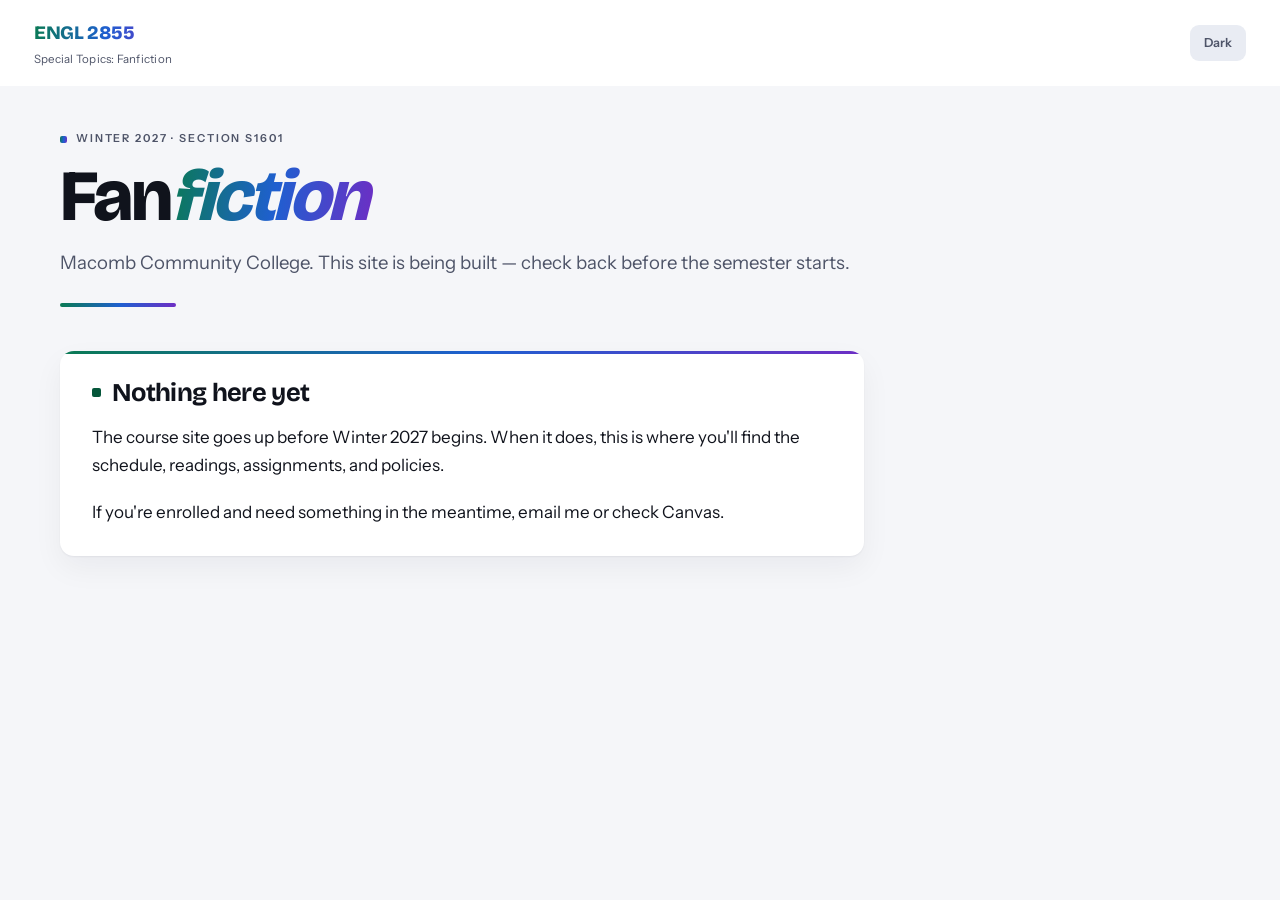
<file: index.html>
<!DOCTYPE html>
<html lang="en">
<head>
<meta charset="utf-8">
<meta name="viewport" content="width=device-width, initial-scale=1">
<title>ENGL 2855 · Fanfiction</title>
<meta name="description" content="ENGL 2855 Special Topics: Fanfiction at Macomb Community College — Winter 2027. Course site in development.">
<meta name="robots" content="noindex">
<link rel="preconnect" href="https://fonts.googleapis.com">
<link rel="preconnect" href="https://fonts.gstatic.com" crossorigin>
<link href="https://fonts.googleapis.com/css2?family=Bricolage+Grotesque:opsz,wght@12..96,400;12..96,600;12..96,800&family=Instrument+Sans:wght@400;500;600;700&family=JetBrains+Mono:wght@400;500;700&display=swap" rel="stylesheet">
<link rel="stylesheet" href="css/style.css">
</head>
<body>

<a class="skip-link" href="#main">Skip to main content</a>

<header class="topbar">
  <a class="wordmark" href="index.html">
    <span class="wordmark-code">ENGL 2855</span>
    <span class="wordmark-name">Special Topics: Fanfiction</span>
  </a>
  <button type="button" class="theme-toggle">Dark</button>
</header>

<main class="content" id="main">

  <section class="page-head">
    <p class="eyebrow"><span class="eyebrow-dot" aria-hidden="true"></span>Winter 2027 · Section S1601</p>
    <h1>Fan<em>fiction</em></h1>
    <p class="deck">Macomb Community College. This site is being built — check back before the semester starts.</p>
    <div class="head-rule" aria-hidden="true"></div>
  </section>

  <article class="card">
    <h2><span class="h2-mark" aria-hidden="true"></span>Nothing here yet</h2>
    <p>The course site goes up before Winter 2027 begins. When it does, this is where you'll find the schedule, readings, assignments, and policies.</p>
    <p>If you're enrolled and need something in the meantime, email me or check Canvas.</p>
  </article>

</main>

<script src="js/theme.js"></script>
<script src="js/nav.js"></script>
</body>
</html>
</file>
<file: css/style.css>
/* ============================================================
   ENGL 2855 · Special Topics: Fanfiction
   ------------------------------------------------------------
   SHARED LIT BASE, copied from the 1730 site. The component set
   and the two constraints below are meant to be identical across
   1730 / 2640 / 2855.

   ⚠️ PALETTE NOT YET CHOSEN. This file currently inherits 1730's
   green → blue → violet spectrum verbatim. Per the cross-site
   convention each course gets its own accent, so the token block
   under "1. TOKENS" is the thing to change — nothing below it
   should need touching.
   ============================================================ */

/* ============================================================
   ENGL 1730 · Contemporary American Literature
   Design: "Feed / Spectrum"
   ------------------------------------------------------------
   Two principles this file is built around:

   1. NO HARD RULES. Separation is done with surface-colour value
      shifts, spacing, and gradients — never a high-contrast line.
      A crisp border reads as an interruption and competes with
      the text. If you need to divide something, change the
      surface or add space. Gradient edges are fine: they read as
      movement, and the eye keeps going.

   2. NOTHING THAT ISN'T CLICKABLE MAY LOOK CLICKABLE. The card
      /tag/pin vocabulary is borrowed from where students already
      read, but it must never imply a control that doesn't exist.
      No reaction rows, no vote arrows, no button-shaped chips.
   ============================================================ */

/* ---- 1. TOKENS ------------------------------------------------
   Light is the base; dark redefines only the token values.
   Components always style through tokens, never inside the media
   query, so a new theme is a palette change and nothing else.   */

:root {
  /* surfaces */
  --ground:     #f5f6f9;   /* page behind everything */
  --surface:    #ffffff;   /* cards, top bar, sidebar */
  --surface-2:  #e9ecf3;   /* hover, quiet chips */

  /* text */
  --ink:        #10131c;
  --ink-2:      #4e5468;   /* secondary — still AAA on --ground */

  /* accents: green → blue → violet, spectrum order */
  --accent:     #05563a;   /* green  — links, current nav */
  --accent-2:   #5c25b0;   /* violet — tags, lens numerals */
  --accent-3:   #1a49a8;   /* blue   — notes, callouts */
  --grad: linear-gradient(96deg, #0a7a53 0%, #1f5fd0 52%, #6d2ec4 100%);

  --rule:       #dbdfe9;   /* only ever used faded or as a wash edge */
  --wash:       #ebe9f7;   /* tinted fill for notes / current nav */
  --on-accent:  #ffffff;

  /* lift: replaces borders on cards */
  --lift: 0 1px 2px rgba(20, 16, 45, .055), 0 12px 30px rgba(20, 16, 45, .05);

  --radius: 14px;

  --f-display: "Bricolage Grotesque", system-ui, sans-serif;
  --f-body:    "Instrument Sans", system-ui, sans-serif;
  --f-mono:    "JetBrains Mono", ui-monospace, Menlo, monospace;

  /* set by js/nav.js when a sticky offset is needed; 0 on the real site */
  --top-offset: 0px;
}

@media (prefers-color-scheme: dark) {
  :root:not([data-theme="light"]) {
    --ground:    #090d13;
    --surface:   #111722;
    --surface-2: #18202d;
    --ink:       #eef1f6;
    --ink-2:     #a3abbd;
    --accent:    #4fd6a0;
    --accent-2:  #b08cff;
    --accent-3:  #7aa8ff;
    --grad: linear-gradient(96deg, #4fd6a0 0%, #7aa8ff 52%, #b08cff 100%);
    --rule:      #212a38;
    --wash:      #17203a;
    --on-accent: #090d13;
    --lift: 0 1px 2px rgba(0, 0, 0, .3), 0 12px 30px rgba(0, 0, 0, .22);
  }
}

/* explicit override must beat the media query in both directions */
:root[data-theme="dark"] {
  --ground:    #090d13;
  --surface:   #111722;
  --surface-2: #18202d;
  --ink:       #eef1f6;
  --ink-2:     #a3abbd;
  --accent:    #4fd6a0;
  --accent-2:  #b08cff;
  --accent-3:  #7aa8ff;
  --grad: linear-gradient(96deg, #4fd6a0 0%, #7aa8ff 52%, #b08cff 100%);
  --rule:      #212a38;
  --wash:      #17203a;
  --on-accent: #090d13;
  --lift: 0 1px 2px rgba(0, 0, 0, .3), 0 12px 30px rgba(0, 0, 0, .22);
}

/* ---- 2. BASE -------------------------------------------------- */

*, *::before, *::after { box-sizing: border-box; }

body {
  margin: 0;
  background: var(--ground);
  color: var(--ink);
  font-family: var(--f-body);
  font-size: 17px;
  line-height: 1.62;
  -webkit-font-smoothing: antialiased;
}

a { color: var(--accent); }
a:focus-visible, button:focus-visible {
  outline: 3px solid var(--accent);
  outline-offset: 2px;
  border-radius: 3px;
}

.skip-link {
  position: absolute; left: -9999px; top: 0; z-index: 300;
  background: var(--accent); color: var(--on-accent);
  padding: 12px 20px; font-family: var(--f-body); font-weight: 600;
  text-decoration: none;
}
.skip-link:focus { left: 0; }

/* ---- 3. TOP BAR ----------------------------------------------
   Separated from the page by surface value, not a border.       */

.topbar {
  display: flex; align-items: center; justify-content: space-between;
  gap: 30px; flex-wrap: wrap;
  padding: 18px 34px;
  background: var(--surface);
  position: relative; z-index: 3;
}

.wordmark { text-decoration: none; color: inherit; display: flex; flex-direction: column; gap: 1px; }
.wordmark-code {
  font-family: var(--f-display); font-weight: 800; font-size: 19px;
  letter-spacing: -.02em;
  background: var(--grad); -webkit-background-clip: text; background-clip: text;
  color: transparent;
  padding-right: .09em; /* background-clip:text would shear the last glyph */
}
.wordmark-name { font-size: 11.5px; color: var(--ink-2); letter-spacing: .02em; }

.topnav { display: flex; gap: 3px; flex-wrap: wrap; }
.topnav a {
  font-size: 13.5px; font-weight: 500; color: var(--ink-2);
  text-decoration: none; padding: 8px 14px; min-height: 24px;
  border-radius: 9px;
}
.topnav a:hover { color: var(--ink); background: var(--surface-2); }
.topnav a[aria-current="page"] { color: var(--accent); font-weight: 700; }

.theme-toggle {
  appearance: none; border: 0; cursor: pointer;
  background: var(--surface-2); color: var(--ink-2);
  font: inherit; font-size: 12.5px; font-weight: 600;
  padding: 8px 14px; min-height: 32px; border-radius: 9px;
}
.theme-toggle:hover { color: var(--ink); }

/* ---- 4. FRAME + SIDEBAR --------------------------------------- */

.frame { display: grid; grid-template-columns: 282px minmax(0, 1fr); align-items: start; }

.sidenav {
  padding: 26px 22px 90px;
  background: var(--surface);
  position: sticky; top: var(--top-offset, 0px); align-self: start;
  max-height: calc(100vh - var(--top-offset, 0px));
  overflow-y: auto;
}

.sidecard-tile {
  width: 74px; height: 74px; border-radius: 18px; background: var(--grad);
  display: grid; place-items: center; margin: 0 auto 14px;
}
.sidecard-tile span {
  font-family: var(--f-display); font-weight: 800; font-size: 19px;
  color: #fff; letter-spacing: -.03em;
}
.sidecard-title {
  font-family: var(--f-display); font-weight: 600; font-size: 17px; line-height: 1.25;
  margin: 0 0 6px; text-align: center; text-wrap: balance;
}
.sidecard-meta {
  font-size: 11.5px; color: var(--ink-2); margin: 0 0 10px;
  text-align: center; line-height: 1.45;
}
.sidecard-stats {
  display: flex; justify-content: center; gap: 8px;
  margin: 0 0 22px; padding-bottom: 22px; position: relative;
}
.sidecard-stats span {
  font-size: 10.5px; color: var(--ink-2);
  background: var(--surface-2); padding: 3px 9px; border-radius: 99px;
}
/* a fade, not a line */
.sidecard-stats::after {
  content: ""; position: absolute; left: 12%; right: 12%; bottom: 0; height: 1px;
  background: linear-gradient(90deg, transparent, var(--rule) 30%, var(--rule) 70%, transparent);
}

.sidenav-heading {
  font-size: 10.5px; letter-spacing: .16em; text-transform: uppercase;
  color: var(--ink-2); font-weight: 600; margin: 26px 0 7px;
}
.sidenav-heading:first-of-type { margin-top: 0; }
.sidenav ul { list-style: none; margin: 0; padding: 0; display: flex; flex-direction: column; gap: 1px; }
.sidenav a {
  display: block; text-decoration: none; color: var(--ink-2);
  font-size: 14px; line-height: 1.35;
  padding: 9px 12px; min-height: 24px; border-radius: 10px;
}
.sidenav a:hover { color: var(--ink); background: var(--surface-2); }
.sidenav a[aria-current="page"] { color: var(--accent); font-weight: 700; background: var(--wash); }

/* ---- 5. CONTENT ----------------------------------------------- */

.content { padding: 44px 60px 130px; max-width: 84ch; }

.eyebrow {
  font-size: 11px; letter-spacing: .17em; text-transform: uppercase;
  color: var(--ink-2); font-weight: 600;
  margin: 0 0 16px; display: flex; align-items: center; gap: 9px;
}
.eyebrow-dot { width: 7px; height: 7px; border-radius: 2px; background: var(--grad); flex: none; }

h1 {
  font-family: var(--f-display); font-weight: 800; letter-spacing: -.035em;
  font-size: clamp(2.7rem, 6.2vw, 4.5rem); line-height: .98;
  margin: 0 0 18px; text-wrap: balance;
}
h1 em {
  font-style: normal;
  background: var(--grad); -webkit-background-clip: text; background-clip: text;
  color: transparent;
  /* padding widens the paint box past the last glyph; the negative margin
     keeps following punctuation where it was */
  padding-right: .09em; margin-right: -.06em;
  -webkit-box-decoration-break: clone; box-decoration-break: clone;
}

.deck {
  font-size: 1.16rem; line-height: 1.48; color: var(--ink-2);
  margin: 0; max-width: 46ch; text-wrap: pretty;
}
.head-rule { height: 4px; width: 116px; background: var(--grad); margin: 26px 0 0; border-radius: 99px; }
.page-head { margin-bottom: 44px; }

h2 {
  font-family: var(--f-display); font-weight: 700; letter-spacing: -.026em;
  font-size: 1.6rem; line-height: 1.18; margin: 0 0 16px;
  display: flex; align-items: center; gap: 11px; text-wrap: balance;
}
.h2-mark { width: 9px; height: 9px; border-radius: 2px; background: var(--accent); flex: none; }
.section-head { margin: 62px 0 12px; }
.section-intro { color: var(--ink-2); margin: 0 0 8px; max-width: 66ch; }

.content p { margin: 0 0 1.15em; max-width: 68ch; }
.lede { font-size: 1.09rem; }
.content em { font-style: italic; }

.closing { margin-top: 52px; padding-top: 30px; color: var(--ink-2); position: relative; }
.closing::before {
  content: ""; position: absolute; top: 0; left: 0; right: 0; height: 1px;
  background: linear-gradient(90deg, var(--rule) 0%, var(--rule) 24%, transparent 76%);
}

/* ---- 6. CARD -------------------------------------------------- */

.card {
  background: var(--surface); border: 0; box-shadow: var(--lift);
  border-radius: var(--radius); padding: 27px 32px 30px; margin: 0 0 30px;
  position: relative; overflow: hidden;
}
.card::before {
  content: ""; position: absolute; inset: 0 0 auto; height: 3px; background: var(--grad);
}
.card p:last-of-type { margin-bottom: 0; }

/* informational marker — deliberately not shaped like a control */
.card-flag {
  position: absolute; top: 18px; right: 24px;
  font-size: 11px; font-weight: 700; color: var(--accent);
}

/* tags are plain text, the way AO3 renders them — not buttons */
.tagrow { display: flex; flex-wrap: wrap; gap: 6px 16px; margin-top: 22px; }
.tag { font-family: var(--f-mono); font-size: 12.5px; color: var(--accent-2); }

/* ---- 7. PULL QUOTE -------------------------------------------- */

.pull {
  margin: 38px 0; padding: 26px 28px; background: var(--wash);
  border-radius: var(--radius); position: relative; overflow: hidden;
}
.pull::before { content: ""; position: absolute; inset: 0 auto 0 0; width: 5px; background: var(--grad); }
.pull p {
  font-family: var(--f-display); font-weight: 600; font-size: 1.5rem; line-height: 1.28;
  margin: 0 0 8px; letter-spacing: -.022em; text-wrap: pretty;
}
.pull cite {
  font-style: normal; font-size: 12px; letter-spacing: .1em;
  text-transform: uppercase; color: var(--ink-2);
}

/* ---- 8. READING LIST ------------------------------------------
   Every text gets identical fields in identical order, whatever
   it is and wherever it came from. That uniformity is the point. */

.readings { list-style: none; margin: 26px 0 0; padding: 0; display: flex; flex-direction: column; gap: 14px; }

.reading {
  display: grid; grid-template-columns: 62px minmax(0, 1fr); gap: 0 18px;
  background: var(--surface); border: 0; box-shadow: var(--lift);
  border-radius: var(--radius); padding: 27px 26px 24px;
  position: relative; overflow: hidden;
}
.reading::before {
  content: ""; position: absolute; inset: 0 0 auto; height: 3px; background: var(--grad);
}
.reading-rail { display: flex; }
.reading-body { min-width: 0; } /* let long titles wrap instead of widening the grid */
.reading-index {
  font-family: var(--f-mono); font-weight: 700; font-size: 15px;
  color: var(--accent); font-variant-numeric: tabular-nums;
}
.reading-head { display: flex; align-items: baseline; justify-content: space-between; gap: 16px; flex-wrap: wrap; }
.reading-title {
  font-family: var(--f-display); font-weight: 700; letter-spacing: -.024em;
  font-size: 1.24rem; line-height: 1.22; margin: 0 0 3px; text-wrap: balance;
}
.reading-form {
  font-size: 10.5px; letter-spacing: .12em; text-transform: uppercase;
  color: var(--ink-2); background: var(--surface-2);
  padding: 4px 10px; border-radius: 99px; white-space: nowrap; font-weight: 600;
}
.reading-byline { font-size: 13.5px; color: var(--ink-2); margin: 0 0 14px; }
.reading-meta { margin: 0 0 13px; display: grid; gap: 5px; }
.reading-meta > div { display: grid; grid-template-columns: 150px minmax(0, 1fr); gap: 14px; align-items: baseline; }
.reading-meta dt {
  font-size: 10px; letter-spacing: .13em; text-transform: uppercase;
  color: var(--ink-2); font-weight: 600;
}
.reading-meta dd { margin: 0; font-size: 14.5px; }
.reading-note { font-size: 14.5px; color: var(--ink-2); margin: 0; max-width: 62ch; line-height: 1.55; }

/* online-native texts keep their own byline phrasing */
.reading[data-form="post"] .reading-byline::before,
.reading[data-form="fic"] .reading-byline::before { content: "posted by "; }
.reading[data-form="post"] .reading-title,
.reading[data-form="fic"] .reading-title { font-size: 1.1rem; }

/* ---- 9. NOTE BOX ---------------------------------------------- */

.note {
  margin: 42px 0; padding: 22px 26px; background: var(--wash);
  border-radius: var(--radius); position: relative; overflow: hidden;
}
.note::before { content: ""; position: absolute; inset: 0 auto 0 0; width: 5px; background: var(--accent-3); }
.note-label {
  font-size: 11px; letter-spacing: .14em; text-transform: uppercase;
  color: var(--accent-3); font-weight: 700; margin: 0 0 9px;
}
.note p:last-child { margin-bottom: 0; }

/* ---- 10. LENS CARDS -------------------------------------------- */

.lenses { display: grid; grid-template-columns: repeat(auto-fit, minmax(198px, 1fr)); gap: 14px; margin: 26px 0 8px; }
.lens {
  background: var(--surface); border: 0; box-shadow: var(--lift);
  border-radius: var(--radius); padding: 22px; position: relative; overflow: hidden;
}
.lens::before { content: ""; position: absolute; inset: 0 0 auto; height: 3px; background: var(--grad); }
.lens-num { font-family: var(--f-mono); font-size: 11px; font-weight: 700; letter-spacing: .1em; color: var(--accent-2); }
.lens h3 {
  font-family: var(--f-display); font-weight: 700; font-size: 1.02rem;
  letter-spacing: -.018em; margin: 8px 0 8px;
}
.lens p { font-size: 14px; line-height: 1.52; margin: 0; color: var(--ink-2); }

/* ---- 11. RESPONSIVE -------------------------------------------
   Laptop first (that's where students do the work), then tablet,
   then phone.                                                    */

@media (max-width: 1100px) {
  .frame { grid-template-columns: 240px minmax(0, 1fr); }
  .content { padding: 36px 38px 110px; }
}

/* ---- MOBILE (≤880px) -------------------------------------------
   Two moves:
     · the five course areas drop to a fixed bottom bar, in thumb reach
     · the section sidebar becomes a left drawer behind a hamburger,
       with a close button that stays put while you scroll
   Both are built by js/nav.js. Everything here is scoped to .has-js
   so that with JavaScript off the sidebar simply stays in the page
   and the top nav keeps working.                                    */

@media (max-width: 880px) {
  .frame { grid-template-columns: 1fr; }
  .sidenav { position: static; max-height: none; padding: 20px 22px 24px; }
  .sidenav ul { flex-direction: row; flex-wrap: wrap; gap: 3px; }
  .content { padding: 28px 22px 90px; }
  .topbar { padding: 12px 16px; gap: 10px; }
  .reading { grid-template-columns: 1fr; gap: 10px; }
  .reading-meta > div { grid-template-columns: 1fr; gap: 1px; }

  /* ---- with JS: top nav moves to the bottom bar ---- */
  .has-js .topnav { display: none; }
  .has-js .bottombar { display: block; }
  /* keep the last of the page clear of the fixed bar */
  .has-js .content { padding-bottom: calc(96px + env(safe-area-inset-bottom, 0px)); }

  /* ---- hamburger ---- */
  .has-js .burger {
    order: -1; display: inline-flex; align-items: center; gap: 8px;
    appearance: none; border: 0; cursor: pointer;
    background: var(--surface-2); color: var(--ink);
    font: inherit; font-size: 13px; font-weight: 600;
    padding: 9px 14px; min-height: 44px; border-radius: 11px;
  }
  .has-js .burger:hover { background: var(--wash); }

  /* ---- drawer ---- */
  .has-js .sidenav {
    position: fixed; z-index: 60; inset: 0 auto 0 0;
    width: min(86vw, 360px); max-height: none;
    padding: 0 20px calc(28px + env(safe-area-inset-bottom, 0px));
    overflow-y: auto; overscroll-behavior: contain;
    background: var(--surface);
    border-radius: 0 22px 22px 0;
    box-shadow: 24px 0 60px rgba(0, 0, 0, .28);
    transform: translateX(-102%);
    transition: transform .26s cubic-bezier(.32, .72, 0, 1);
    visibility: hidden;
  }
  .has-js.drawer-open .sidenav { transform: translateX(0); visibility: visible; }
  .has-js .sidecard { display: block; }

  /* sticky close header — reachable however far you scroll */
  .has-js .drawer-head {
    position: sticky; top: 0; z-index: 2;
    display: flex; align-items: center; justify-content: space-between; gap: 12px;
    padding: 14px 0 12px; margin-bottom: 6px;
    background: var(--surface);
  }
  .has-js .drawer-head::after {
    content: ""; position: absolute; left: 0; right: 0; bottom: 0; height: 1px;
    background: linear-gradient(90deg, var(--rule), transparent 82%);
  }
  .has-js .drawer-title {
    font-size: 10.5px; letter-spacing: .16em; text-transform: uppercase;
    color: var(--ink-2); font-weight: 600;
  }
  .has-js .drawer-close {
    display: inline-flex; align-items: center; gap: 7px;
    appearance: none; border: 0; cursor: pointer;
    background: var(--surface-2); color: var(--ink);
    font: inherit; font-size: 13px; font-weight: 600;
    padding: 9px 14px; min-height: 44px; border-radius: 11px;
  }
  .has-js .drawer-close:hover { background: var(--wash); color: var(--accent); }

  .has-js .drawer-scrim {
    position: fixed; inset: 0; z-index: 55;
    background: rgba(9, 13, 19, .55);
    opacity: 0; transition: opacity .26s ease;
  }
  .has-js.drawer-open .drawer-scrim { opacity: 1; }

  /* drawer links go back to a vertical list */
  .has-js .sidenav ul { flex-direction: column; gap: 1px; }
  .has-js .sidenav a { padding: 12px 12px; min-height: 44px; }

  body.is-locked { position: fixed; width: 100%; top: calc(-1 * var(--scroll-lock, 0px)); }
}

/* ---- BOTTOM BAR ------------------------------------------------
   Hidden until the mobile breakpoint. Gradient strip on top instead
   of a border — a line there would sit under the text all the way
   down every page.                                                 */

.bottombar { display: none; }

@media (max-width: 880px) {
  .bottombar {
    position: fixed; inset: auto 0 0 0; z-index: 40;
    background: var(--surface);
    box-shadow: 0 -2px 10px rgba(0, 0, 0, .07), 0 -14px 34px rgba(0, 0, 0, .05);
    padding-bottom: env(safe-area-inset-bottom, 0px);
  }
  .bottombar::before {
    content: ""; position: absolute; inset: 0 0 auto; height: 2px; background: var(--grad);
  }
  .bottombar ul {
    list-style: none; margin: 0 auto; padding: 6px 4px 8px;
    max-width: 620px;
    display: grid; grid-auto-flow: column; grid-auto-columns: 1fr;
  }
  .bb-item {
    display: grid; justify-items: center; gap: 3px;
    padding: 6px 2px; min-height: 52px;
    text-decoration: none; color: var(--ink-2);
    border-radius: 12px; position: relative;
  }
  .bb-ico {
    display: grid; place-items: center; width: 44px; height: 30px;
    border-radius: 99px; position: relative; line-height: 0;
  }
  .bb-label {
    font-size: 10.5px; font-weight: 600; letter-spacing: .01em;
    text-align: center; line-height: 1.15;
  }
  .bb-item[aria-current="page"] { color: var(--accent); }
  .bb-item[aria-current="page"] .bb-ico::before {
    content: ""; position: absolute; inset: 0; border-radius: 99px;
    background: var(--grad); opacity: .16;
  }
  /* sections that don't exist yet: visible, clearly not a dead end */
  .bb-item.is-wip { color: var(--ink-2); opacity: .42; cursor: default; }
  .bb-item:not(.is-wip):hover { color: var(--ink); background: var(--surface-2); }
}

@media (max-width: 580px) {
  body { font-size: 16px; }
  .topnav { gap: 0; }
  .topnav a { padding: 7px 10px; font-size: 12px; }
  .lenses { grid-template-columns: 1fr; }
  .burger-text, .drawer-close-text { position: absolute; width: 1px; height: 1px; overflow: hidden; clip: rect(0 0 0 0); white-space: nowrap; }
  .has-js .burger, .has-js .drawer-close { padding: 10px; min-width: 44px; justify-content: center; }
  .bb-label { font-size: 9.5px; }
}

@media (prefers-reduced-motion: reduce) {
  * { transition: none !important; animation: none !important; scroll-behavior: auto !important; }
}
</file>
